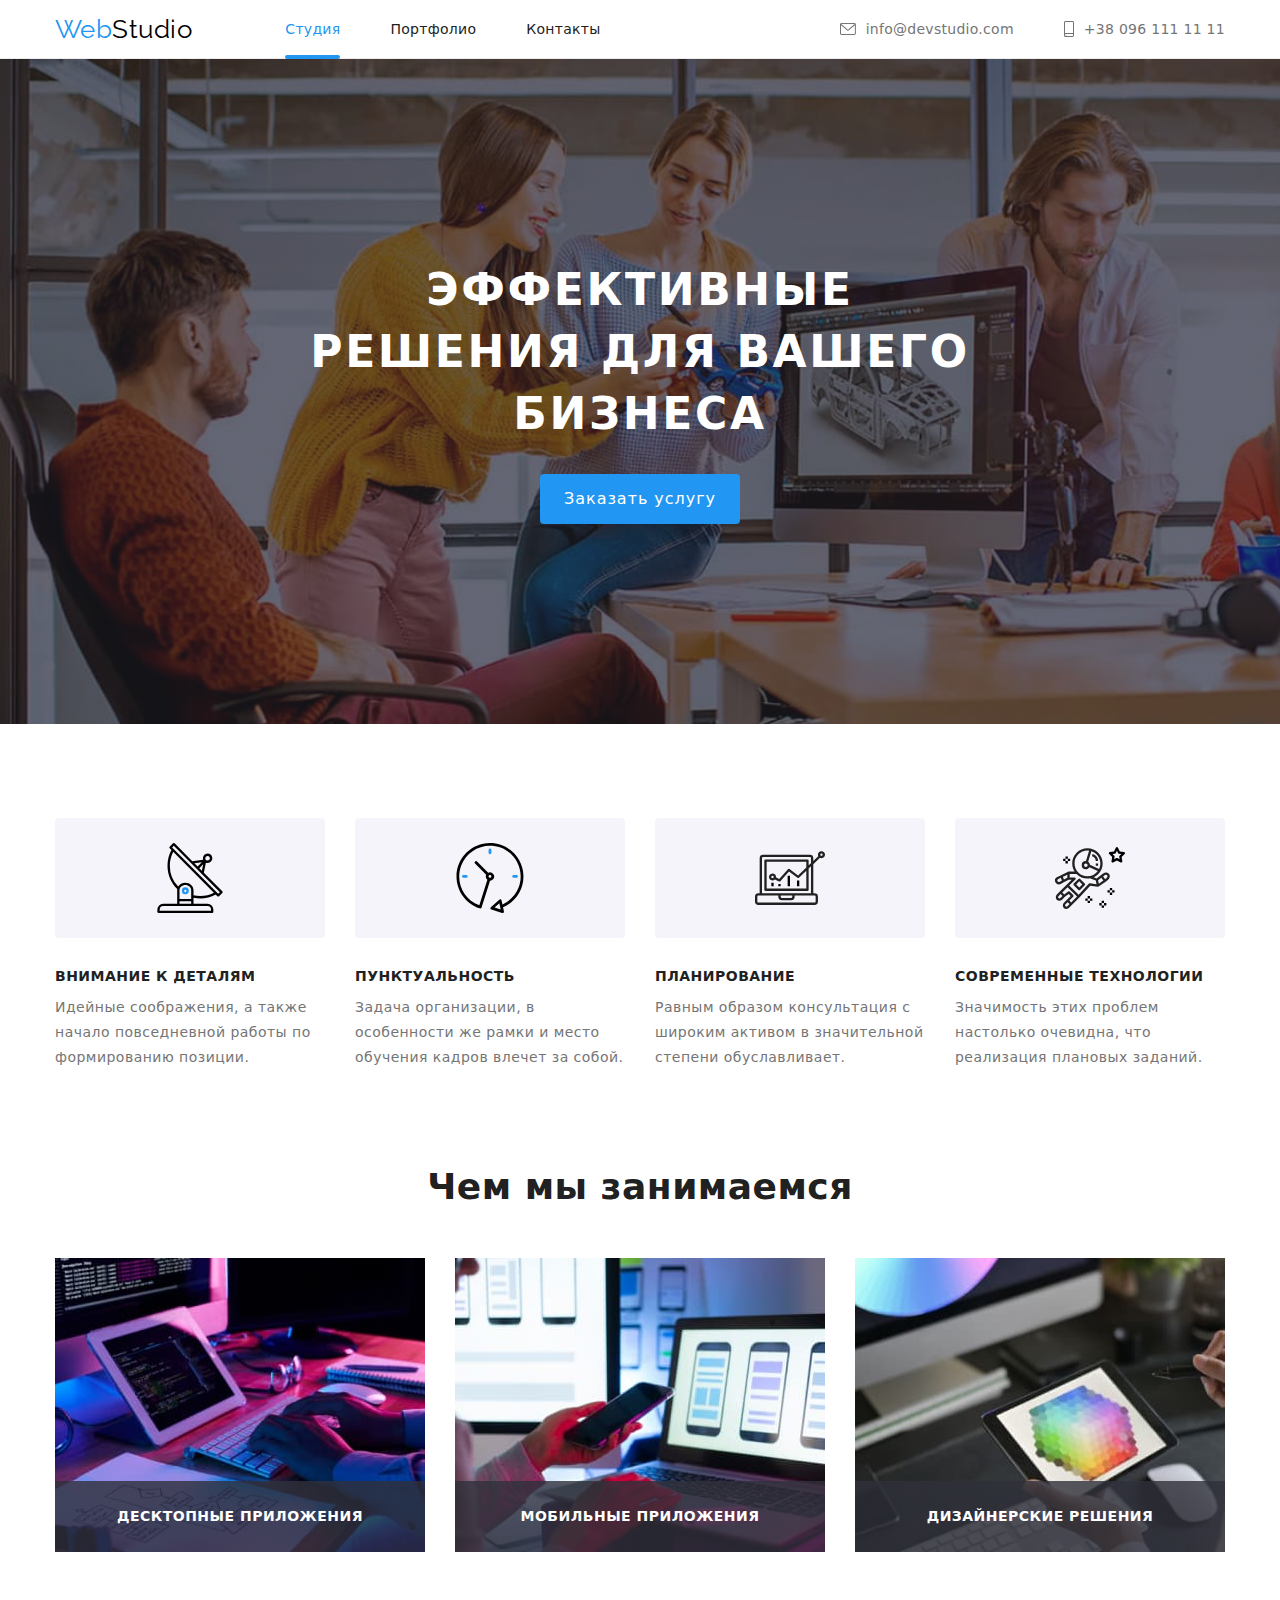
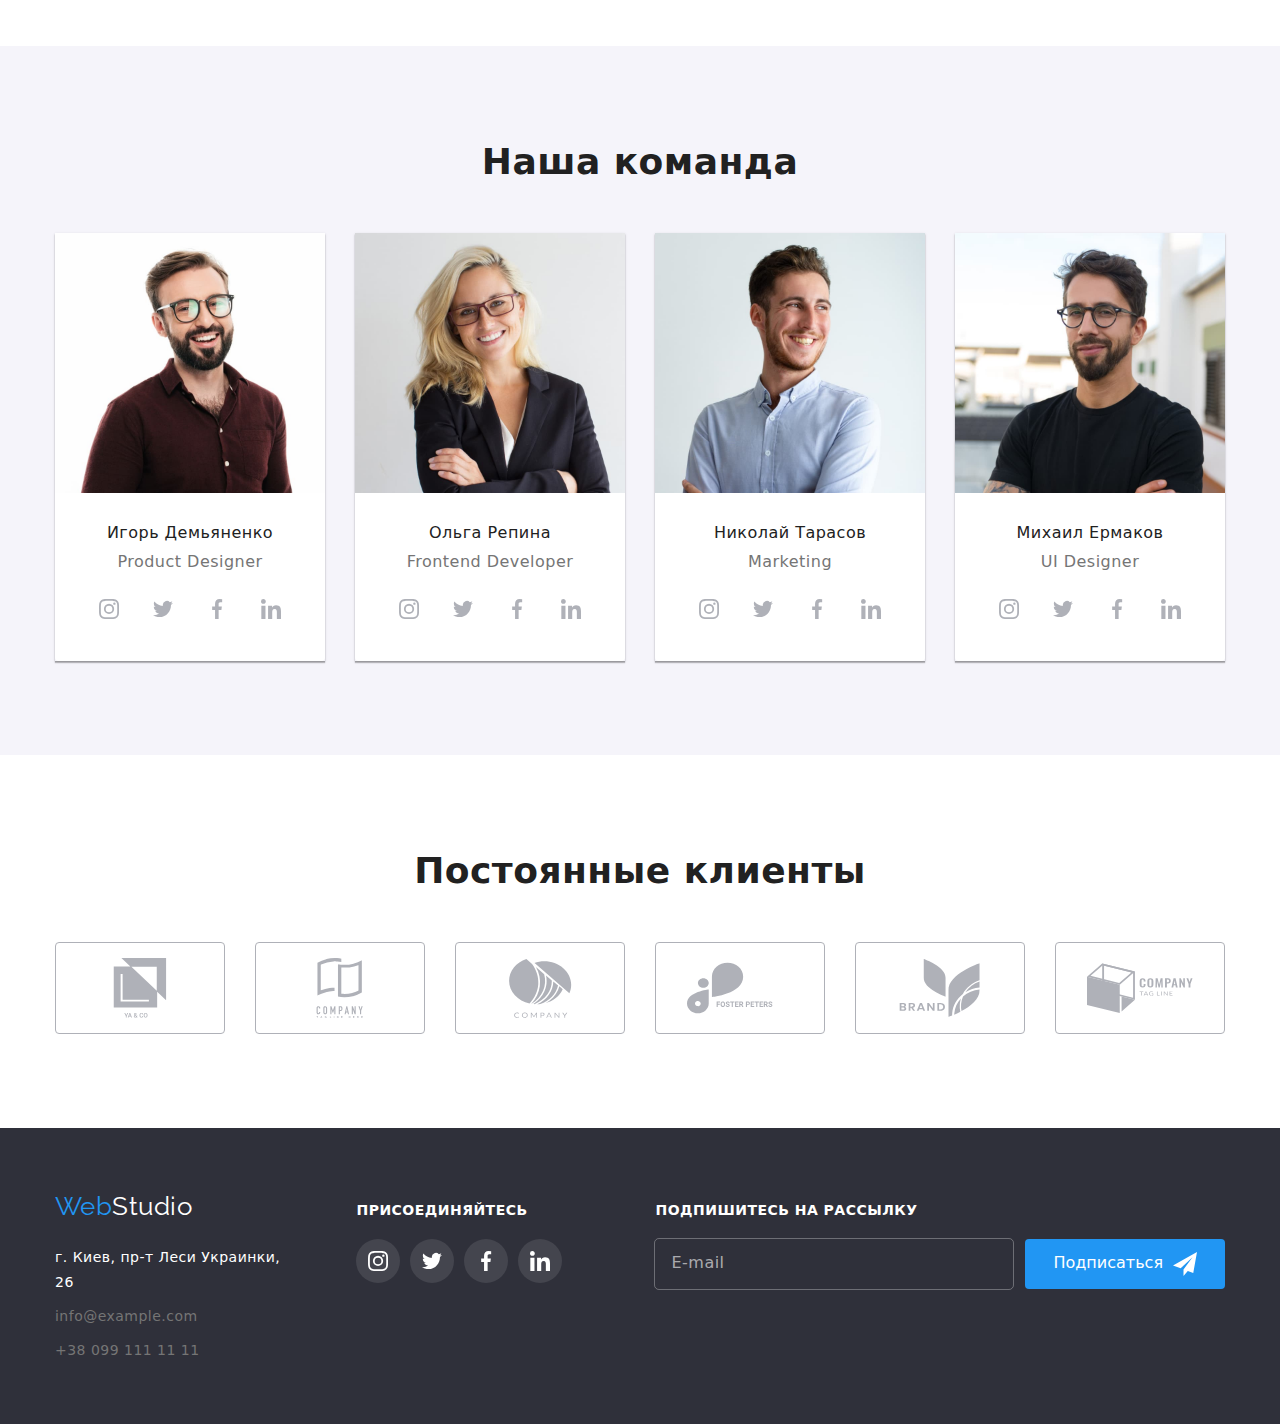
<file: index.html>
<!DOCTYPE html>
<html lang="ru">
  <head>
    <meta charset="UTF-8" />
    <meta http-equiv="X-UA-Compatible" content="IE=edge" />
    <meta name="viewport" content="width=device-width, initial-scale=1.0" />
    <link
      href="https://fonts.googleapis.com/css2?family=Raleway:wght@700&family=Roboto:wght@400;500;700;900&display=swap"
      rel="stylesheet"
    />
    <link rel="stylesheet" href="./css/main.min.css" />
    <title>Document</title>
  </head>
  <body>
    <!-- header -->
    <header class="header">
      <div class="container header__container">
        <nav class="navbar">
          <a href="./index.html" class="logo"
            ><span class="logo__left-part">Web</span>Studio</a
          >
          <ul class="nav">
            <li class="nav__item">
              <a href="#" class="nav__link nav__link--current">Студия</a>
            </li>
            <li class="nav__item">
              <a href="./portfolio.html" class="nav__link">Портфолио</a>
            </li>
            <li class="nav__item">
              <a href="#" class="nav__link">Контакты</a>
            </li>
          </ul>
        </nav>
        <ul class="contacts">
          <li class="contacts__item">
            <a class="contacts__link" href="mailto:info@devstudio.com">
              <svg class="contacts__icon" width="16" height="12">
                <use href="./images/sprite.svg#icon-envelope"></use></svg
              >info@devstudio.com
            </a>
          </li>
          <li class="contacts__item">
            <a href="tel:+380961111111" class="contacts__link">
              <svg class="contacts__icon" width="10" height="16">
                <use href="./images/sprite.svg#icon-smartphone"></use>
              </svg>
              +38 096 111 11 11
            </a>
          </li>
        </ul>
      </div>
    </header>
    <!-- main content -->
    <main>
      <!-- hero section -->
      <section class="hero">
        <div class="container">
          <h1 class="hero__title">Эффективные решения для вашего бизнеса</h1>
          <button type="button" class="hero__button" data-modal-open>
            Заказать услугу
          </button>
        </div>
      </section>
      <!-- benefits section -->
      <section class="section">
        <div class="container">
          <h2 class="visually-hidden">Наши преимущества</h2>
          <ul class="benefits">
            <li class="benefits__item">
              <div class="benefits__thumb">
                <svg width="70" height="70">
                  <use href="./images/sprite.svg#icon-antenna"></use>
                </svg>
              </div>
              <h3 class="benefits__title">Внимание к деталям</h3>
              <p class="benefits__text">
                Идейные соображения, а также начало повседневной работы по
                формированию позиции.
              </p>
            </li>
            <li class="benefits__item">
              <div class="benefits__thumb">
                <svg width="70" height="70">
                  <use href="./images/sprite.svg#icon-clock"></use>
                </svg>
              </div>
              <h3 class="benefits__title">Пунктуальность</h3>
              <p class="benefits__text">
                Задача организации, в особенности же рамки и место обучения
                кадров влечет за собой.
              </p>
            </li>

            <li class="benefits__item">
              <div class="benefits__thumb">
                <svg width="70" height="70">
                  <use href="./images/sprite.svg#icon-diagram"></use>
                </svg>
              </div>
              <h3 class="benefits__title">Планирование</h3>
              <p class="benefits__text">
                Равным образом консультация с широким активом в значительной
                степени обуславливает.
              </p>
            </li>

            <li class="benefits__item">
              <div class="benefits__thumb">
                <svg width="70" height="70">
                  <use href="./images/sprite.svg#icon-astronaut"></use>
                </svg>
              </div>
              <h3 class="benefits__title">Современные технологии</h3>
              <p class="benefits__text">
                Значимость этих проблем настолько очевидна, что реализация
                плановых заданий.
              </p>
            </li>
          </ul>
        </div>
      </section>
      <!-- our services section -->
      <section class="section section--no_padding_top">
        <div class="container">
          <h2 class="section__title">Чем мы занимаемся</h2>
          <ul class="about">
            <li class="about__item">
              <img
                src="./images/services1.jpg"
                alt="настольный компьютер"
                width="370"
              />
              <p class="about__label">десктопные приложения</p>
            </li>
            <li class="about__item">
              <img src="./images/services2.jpg" alt="смартфон" width="370" />
              <p class="about__label">мобильные приложения</p>
            </li>
            <li class="about__item">
              <img src="./images/services3.jpg" alt="планшет" width="370" />
              <p class="about__label">дизайнерские решения</p>
            </li>
          </ul>
        </div>
      </section>
      <!-- our team section -->
      <section class="section section--other_background">
        <div class="container">
          <h2 class="section__title">Наша команда</h2>
          <ul class="team">
            <li class="team__item">
              <img
                src="./images/worker1.jpg"
                alt="Игорь Демьяненко"
                width="270"
              />
              <div class="team__info">
                <h3 class="team__title">Игорь Демьяненко</h3>
                <p class="team__text">Product Designer</p>
                <ul class="socials">
                  <li class="socials__item">
                    <a href="#" class="socials__link"
                      ><svg class="socials__icon" width="20" height="20">
                        <use
                          href="./images/sprite.svg#icon-instagram"
                        ></use></svg
                    ></a>
                  </li>
                  <li class="socials__item">
                    <a href="#" class="socials__link"
                      ><svg class="socials__icon" width="20" height="20">
                        <use href="./images/sprite.svg#icon-twitter"></use></svg
                    ></a>
                  </li>
                  <li class="socials__item">
                    <a href="#" class="socials__link"
                      ><svg class="socials__icon" width="20" height="20">
                        <use
                          href="./images/sprite.svg#icon-facebook"
                        ></use></svg
                    ></a>
                  </li>
                  <li class="socials__item">
                    <a href="#" class="socials__link"
                      ><svg class="socials__icon" width="20" height="20">
                        <use
                          href="./images/sprite.svg#icon-linkedin"
                        ></use></svg
                    ></a>
                  </li>
                </ul>
              </div>
            </li>
            <li class="team__item">
              <img src="./images/worker2.jpg" alt="Ольга Репина" width="270" />
              <div class="team__info">
                <h3 class="team__title">Ольга Репина</h3>
                <p class="team__text">Frontend Developer</p>
                <ul class="socials">
                  <li class="socials__item">
                    <a href="#" class="socials__link"
                      ><svg class="socials__icon" width="20" height="20">
                        <use
                          href="./images/sprite.svg#icon-instagram"
                        ></use></svg
                    ></a>
                  </li>
                  <li class="socials__item">
                    <a href="#" class="socials__link"
                      ><svg class="socials__icon" width="20" height="20">
                        <use href="./images/sprite.svg#icon-twitter"></use></svg
                    ></a>
                  </li>
                  <li class="socials__item">
                    <a href="#" class="socials__link"
                      ><svg class="socials__icon" width="20" height="20">
                        <use
                          href="./images/sprite.svg#icon-facebook"
                        ></use></svg
                    ></a>
                  </li>
                  <li class="socials__item">
                    <a href="#" class="socials__link"
                      ><svg class="socials__icon" width="20" height="20">
                        <use
                          href="./images/sprite.svg#icon-linkedin"
                        ></use></svg
                    ></a>
                  </li>
                </ul>
              </div>
            </li>
            <li class="team__item">
              <img
                src="./images/worker3.jpg"
                alt="Николай Тарасов"
                width="270"
              />
              <div class="team__info">
                <h3 class="team__title">Николай Тарасов</h3>
                <p class="team__text">Marketing</p>
                <ul class="socials">
                  <li class="socials__item">
                    <a href="#" class="socials__link"
                      ><svg class="socials__icon" width="20" height="20">
                        <use
                          href="./images/sprite.svg#icon-instagram"
                        ></use></svg
                    ></a>
                  </li>
                  <li class="socials__item">
                    <a href="#" class="socials__link"
                      ><svg class="socials__icon" width="20" height="20">
                        <use href="./images/sprite.svg#icon-twitter"></use></svg
                    ></a>
                  </li>
                  <li class="socials__item">
                    <a href="#" class="socials__link"
                      ><svg class="socials__icon" width="20" height="20">
                        <use
                          href="./images/sprite.svg#icon-facebook"
                        ></use></svg
                    ></a>
                  </li>
                  <li class="socials__item">
                    <a href="#" class="socials__link"
                      ><svg class="socials__icon" width="20" height="20">
                        <use
                          href="./images/sprite.svg#icon-linkedin"
                        ></use></svg
                    ></a>
                  </li>
                </ul>
              </div>
            </li>
            <li class="team__item">
              <img
                src="./images/worker4.jpg"
                alt="Михаил Ермаков"
                width="270"
              />
              <div class="team__info">
                <h3 class="team__title">Михаил Ермаков</h3>
                <p class="team__text">UI Designer</p>
                <ul class="socials">
                  <li class="socials__item">
                    <a href="#" class="socials__link"
                      ><svg class="socials__icon" width="20" height="20">
                        <use
                          href="./images/sprite.svg#icon-instagram"
                        ></use></svg
                    ></a>
                  </li>
                  <li class="socials__item">
                    <a href="#" class="socials__link"
                      ><svg class="socials__icon" width="20" height="20">
                        <use href="./images/sprite.svg#icon-twitter"></use></svg
                    ></a>
                  </li>
                  <li class="socials__item">
                    <a href="#" class="socials__link"
                      ><svg class="socials__icon" width="20" height="20">
                        <use
                          href="./images/sprite.svg#icon-facebook"
                        ></use></svg
                    ></a>
                  </li>
                  <li class="socials__item">
                    <a href="#" class="socials__link"
                      ><svg class="socials__icon" width="20" height="20">
                        <use
                          href="./images/sprite.svg#icon-linkedin"
                        ></use></svg
                    ></a>
                  </li>
                </ul>
              </div>
            </li>
          </ul>
        </div>
      </section>
      <!-- our clients block -->
      <section class="section">
        <div class="container">
          <h2 class="section__title">Постоянные клиенты</h2>
          <ul class="clients">
            <li class="clients__item">
              <a href="" class="clients__link">
                <svg class="clients__icon" width="106" height="60">
                  <use href="./images/sprite.svg#icon-yaco"></use>
                </svg>
              </a>
            </li>
            <li class="clients__item">
              <a href="" class="clients__link">
                <svg class="clients__icon" width="106" height="60">
                  <use href="./images/sprite.svg#icon-taglinehere"></use>
                </svg>
              </a>
            </li>
            <li class="clients__item">
              <a href="" class="clients__link">
                <svg class="clients__icon" width="106" height="60">
                  <use href="./images/sprite.svg#icon-company"></use>
                </svg>
              </a>
            </li>
            <li class="clients__item">
              <a href="" class="clients__link">
                <svg class="clients__icon" width="106" height="60">
                  <use href="./images/sprite.svg#icon-fosterpeters"></use>
                </svg>
              </a>
            </li>
            <li class="clients__item">
              <a href="" class="clients__link">
                <svg class="clients__icon" width="106" height="60">
                  <use href="./images/sprite.svg#icon-brand"></use>
                </svg>
              </a>
            </li>
            <li class="clients__item">
              <a href="" class="clients__link">
                <svg class="clients__icon" width="106" height="60">
                  <use href="./images/sprite.svg#icon-tagline"></use>
                </svg>
              </a>
            </li>
          </ul>
        </div>
      </section>
    </main>
    <!--                            footer                                     -->
    <footer class="footer">
      <div class="container container--footer">
        <div class="footer-left-part">
          <a href="./index.html" class="logo logo--footer"
            ><span class="logo__left-part">Web</span>Studio</a
          >
          <address class="address-box">
            <ul class="address">
              <li class="address__item">
                <a
                  href="https://www.google.com/maps/place/%D0%B1%D1%83%D0%BB.+%D0%9B%D0%B5%D1%81%D0%B8+%D0%A3%D0%BA%D1%80%D0%B0%D0%B8%D0%BD%D0%BA%D0%B8,+26,+%D0%9A%D0%B8%D0%B5%D0%B2,+02000/@50.4258015,30.5357143,17z/data=!4m5!3m4!1s0x40d4cf0e033ecbe9:0x57a4dffefec77da0!8m2!3d50.4265807!4d30.5383858"
                  class="address__link address__link--white"
                  >г. Киев, пр-т Леси Украинки, 26
                </a>
              </li>
              <li class="address__item">
                <a href="mailto:info@example.com" class="address__link"
                  >info@example.com</a
                >
              </li>
              <li class="address__item">
                <a href="tel:+380961111111" class="address__link"
                  >+38 099 111 11 11</a
                >
              </li>
            </ul>
          </address>
        </div>
        <!--                              footer socials block                                  -->
        <div class="footer-socials">
          <b class="footer-socials__title">присоединяйтесь</b>
          <ul class="socials">
            <li class="socials__item">
              <a href="#" class="socials__link socials__link--footer">
                <svg
                  width="20"
                  height="20"
                  class="socials__icon socials__icon--footer"
                >
                  <use href="./images/sprite.svg#icon-instagram"></use>
                </svg>
              </a>
            </li>
            <li class="socials__item">
              <a href="#" class="socials__link socials__link--footer">
                <svg
                  width="20"
                  height="20"
                  class="socials__icon socials__icon--footer"
                >
                  <use href="./images/sprite.svg#icon-twitter"></use>
                </svg>
              </a>
            </li>
            <li class="socials__item">
              <a href="#" class="socials__link socials__link--footer">
                <svg
                  width="20"
                  height="20"
                  class="socials__icon socials__icon--footer"
                >
                  <use href="./images/sprite.svg#icon-facebook"></use>
                </svg>
              </a>
            </li>
            <li class="socials__item">
              <a href="#" class="socials__link socials__link--footer">
                <svg
                  width="20"
                  height="20"
                  class="socials__icon socials__icon--footer"
                >
                  <use href="./images/sprite.svg#icon-linkedin"></use>
                </svg>
              </a>
            </li>
          </ul>
        </div>
        <!-- footer mailing box -->
        <div class="mailing">
          <b class="mailing__title">подпишитесь на рассылку</b>
          <form class="mailing__form">
            <input
              type="email"
              name="customers-email"
              id="mailing-address"
              class="mailing__input"
              placeholder=" "
            />
            <label for="mailing__address" class="mailing__label">E-mail</label>
            <button type="submit" class="submit-btn">
              Подписаться
              <svg width="24" height="24" class="submit-btn__icon">
                <use href="./images/sprite.svg#icon-paperplane"></use>
              </svg>
            </button>
          </form>
        </div>
      </div>
    </footer>
    <!--          modal window markup          -->
    <div class="modal-backdrop modal-backdrop--is-hidden" data-modal>
      <div class="modal">
        <button type="button" class="close-btn" data-modal-close>&#xd7;</button>
        <b class="modal__title">Оставьте свои данные, мы вам перезвоним</b>
        <form>
          <label class="form">
            Имя
            <input type="text" class="form__input" name="name" />
            <svg class="form__icon" width="13px" height="13px">
              <use href="./images/sprite.svg#icon-human"></use>
            </svg>
          </label>
          <label class="form">
            Телефон
            <input type="tel" class="form__input" name="phone-number" />
            <svg class="form__icon" width="13px" height="13px">
              <use href="./images/sprite.svg#icon-handset"></use>
            </svg>
          </label>
          <label class="form">
            Почта
            <input type="email" class="form__input" name="email-address" />
            <svg class="form__icon" width="13px" height="13px">
              <use href="./images/sprite.svg#icon-mail"></use>
            </svg>
          </label>
          <label class="form form--textarea">
            Комментарий
            <textarea
              name="comment"
              class="form__comment"
              placeholder="Введите текст"
            ></textarea>
          </label>
          <label for="policy-input" class="policy">
            <input
              type="checkbox"
              name="policy-checkbox"
              id="policy-input"
              class="policy__input"
            />
            <span class="policy__checkbox"></span>
            Соглашаюсь с рассылкой и принимаю &nbsp;
            <a href="#" class="policy__link">Условия договора</a>
          </label>
          <button type="submit" class="submit-btn submit-btn--modal">
            Отправить
          </button>
        </form>
      </div>
    </div>
    <script src="./js/modal.js"></script>
  </body>
</html>
</file>
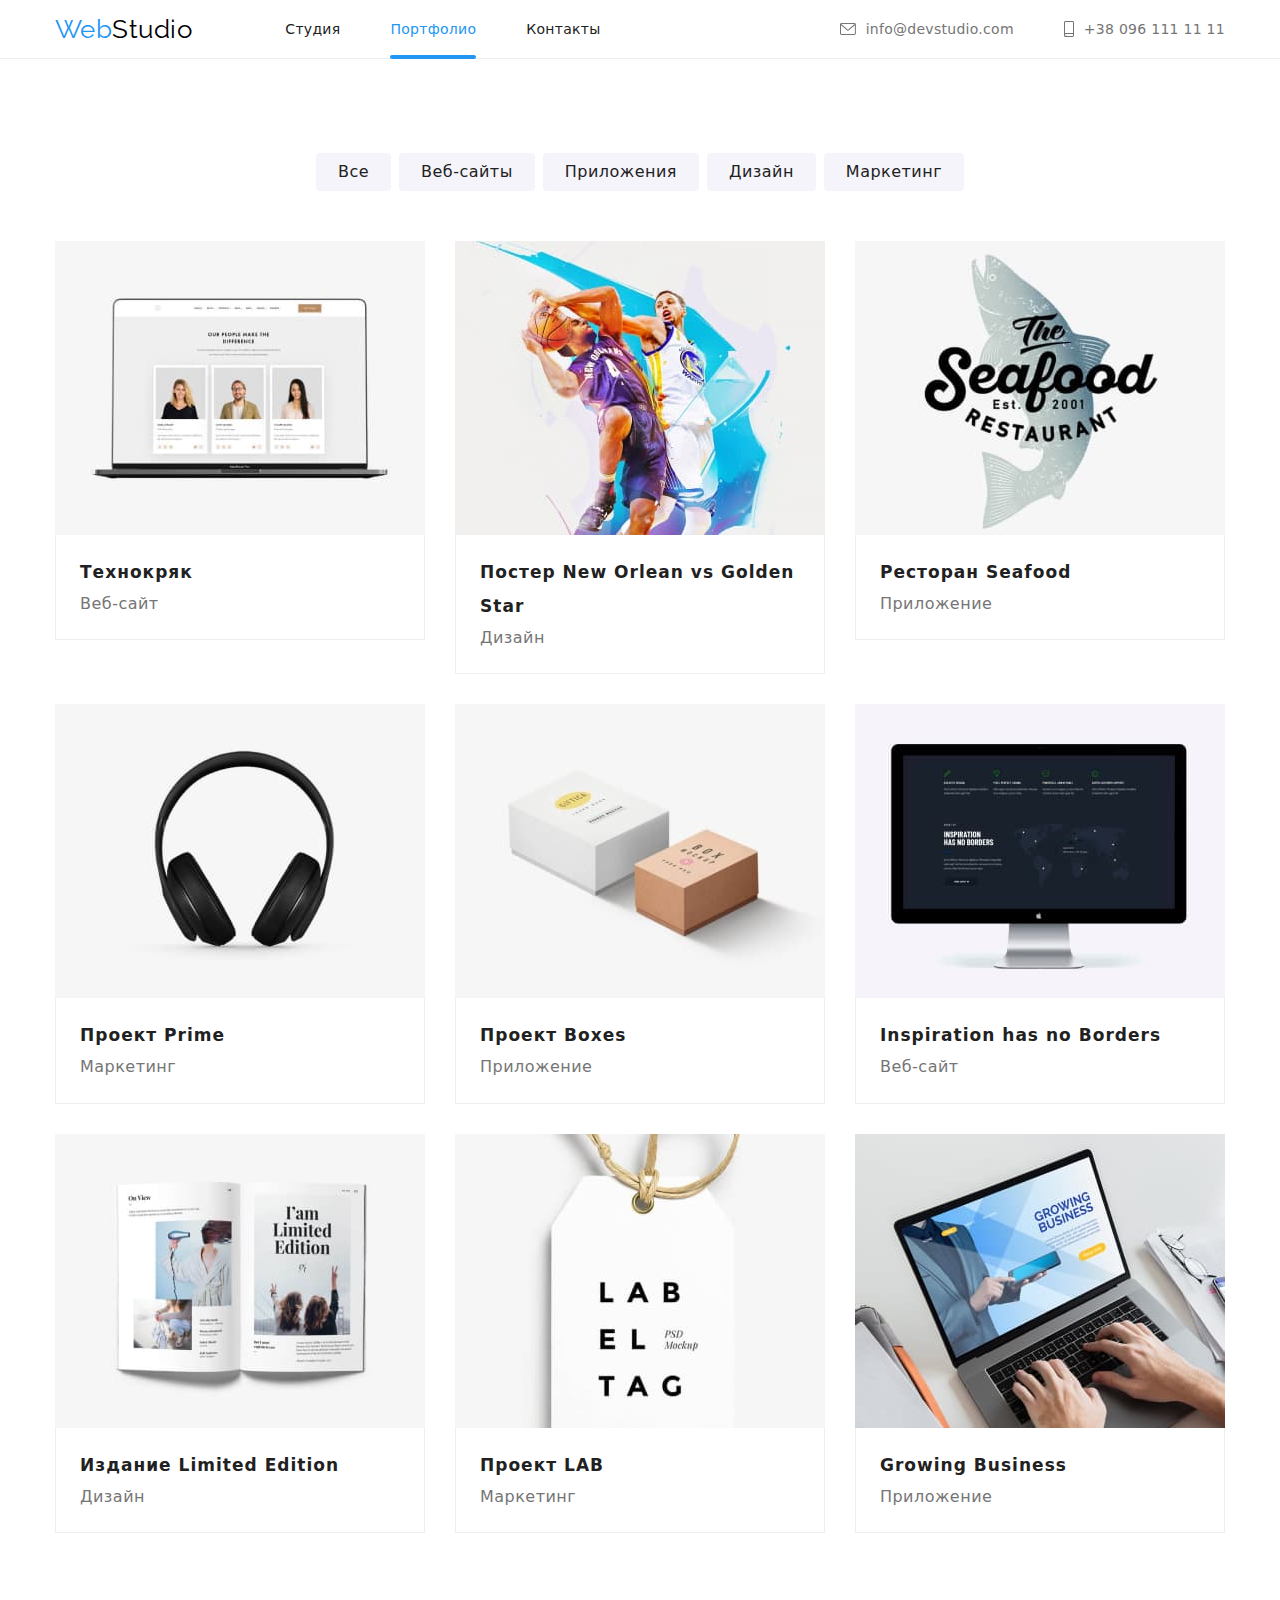
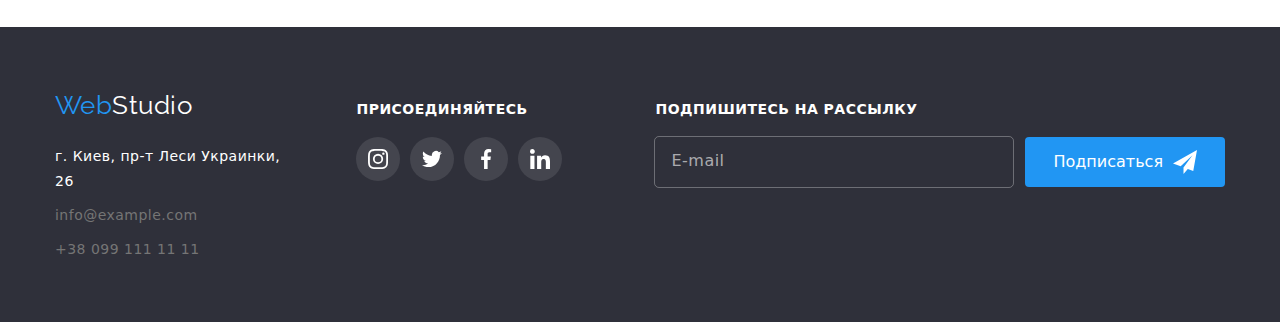
<file: portfolio.html>
<!DOCTYPE html>
<html lang="en">
  <head>
    <meta charset="UTF-8" />
    <meta http-equiv="X-UA-Compatible" content="IE=edge" />
    <meta name="viewport" content="width=device-width, initial-scale=1.0" />
    <title>Document</title>
    <link
      href="https://fonts.googleapis.com/css2?family=Raleway:wght@700&family=Roboto:wght@400;500;700;900&display=swap"
      rel="stylesheet"
    />
    <link rel="stylesheet" href="./css/main.min.css" />
  </head>
  <body>
    <!-- header -->
    <header class="header">
      <div class="container header__container">
        <nav class="navbar">
          <a href="./index.html" class="logo"
            ><span class="logo__left-part">Web</span>Studio</a
          >
          <ul class="nav">
            <li class="nav__item">
              <a href="./index.html" class="nav__link">Студия</a>
            </li>
            <li class="nav__item">
              <a href="#" class="nav__link nav__link--current">Портфолио</a>
            </li>
            <li class="nav__item">
              <a href="#" class="nav__link">Контакты</a>
            </li>
          </ul>
        </nav>
        <ul class="contacts">
          <li class="contacts__item">
            <a class="contacts__link" href="mailto:info@devstudio.com">
              <svg class="contacts__icon" width="16" height="12">
                <use href="./images/sprite.svg#icon-envelope"></use></svg
              >info@devstudio.com
            </a>
          </li>
          <li class="contacts__item">
            <a href="tel:+380961111111" class="contacts__link">
              <svg class="contacts__icon" width="10" height="16">
                <use href="./images/sprite.svg#icon-smartphone"></use>
              </svg>
              +38 096 111 11 11
            </a>
          </li>
        </ul>
      </div>
    </header>
    <!-- main content -->
    <main>
      <section class="section">
        <div class="container">
          <h1 class="visually-hidden">Портфолио</h1>
          <!-- filter buttons -->
          <ul class="filter">
            <li class="filter__item">
              <button type="button" class="filter__button">Все</button>
            </li>
            <li class="filter__item">
              <button type="button" class="filter__button">Веб-сайты</button>
            </li>
            <li class="filter__item">
              <button type="button" class="filter__button">Приложения</button>
            </li>
            <li class="filter__item">
              <button type="button" class="filter__button">Дизайн</button>
            </li>
            <li class="filter__item">
              <button type="button" class="filter__button">Маркетинг</button>
            </li>
          </ul>
          <!-- projects filter grid -->
          <ul class="card-set">
            <li class="card-set__item">
              <article class="product">
                <a href="#" class="product__link">
                  <div class="product__thumb">
                    <img src="./images/portfolio-img-1.jpg" alt="Ноутбук" />
                    <div class="product__overlay">
                      <p class="product__text">
                        Технокряк это современная площадка распространения
                        коронавируса. Компании используют эту платформу для
                        цифрового шпионажа и атак на защищённые сервера
                        конкурентов.
                      </p>
                    </div>
                  </div>
                  <div class="product__content">
                    <h2 class="product__title">Технокряк</h2>
                    <p class="product__description">Веб-сайт</p>
                  </div>
                </a>
              </article>
            </li>
            <li class="card-set__item">
              <article class="product">
                <a href="#" class="product__link">
                  <div class="product__thumb">
                    <img
                      src="./images/portfolio-img-2.jpg"
                      alt="Два баскетболиста"
                    />
                    <div class="product__overlay">
                      <p class="product__text">
                        Технокряк это современная площадка распространения
                        коронавируса. Компании используют эту платформу для
                        цифрового шпионажа и атак на защищённые сервера
                        конкурентов.
                      </p>
                    </div>
                  </div>
                  <div class="product__content">
                    <h2 class="product__title">
                      Постер New Orlean vs Golden Star
                    </h2>
                    <p class="product__description">Дизайн</p>
                  </div>
                </a>
              </article>
            </li>
            <li class="card-set__item">
              <article class="product">
                <a href="#" class="product__link">
                  <div class="product__thumb">
                    <img
                      src="./images/portfolio-img-3.jpg"
                      alt="Логотип ресторана морской кухни"
                    />
                    <div class="product__overlay">
                      <p class="product__text">
                        Технокряк это современная площадка распространения
                        коронавируса. Компании используют эту платформу для
                        цифрового шпионажа и атак на защищённые сервера
                        конкурентов.
                      </p>
                    </div>
                  </div>
                  <div class="product__content">
                    <h2 class="product__title">Ресторан Seafood</h2>
                    <p class="product__description">Приложение</p>
                  </div>
                </a>
              </article>
            </li>
            <li class="card-set__item">
              <article class="product">
                <a href="#" class="product__link">
                  <div class="product__thumb">
                    <img src="./images/portfolio-img-4.jpg" alt="Наушники" />
                    <div class="product__overlay">
                      <p class="product__text">
                        Технокряк это современная площадка распространения
                        коронавируса. Компании используют эту платформу для
                        цифрового шпионажа и атак на защищённые сервера
                        конкурентов.
                      </p>
                    </div>
                  </div>
                  <div class="product__content">
                    <h2 class="product__title">Проект Prime</h2>
                    <p class="product__description">Маркетинг</p>
                  </div>
                </a>
              </article>
            </li>
            <li class="card-set__item">
              <article class="product">
                <a href="#" class="product__link">
                  <div class="product__thumb">
                    <img src="./images/portfolio-img-5.jpg" alt="Две коробки" />
                    <div class="product__overlay">
                      <p class="product__text">
                        Технокряк это современная площадка распространения
                        коронавируса. Компании используют эту платформу для
                        цифрового шпионажа и атак на защищённые сервера
                        конкурентов.
                      </p>
                    </div>
                  </div>
                  <div class="product__content">
                    <h2 class="product__title">Проект Boxes</h2>
                    <p class="product__description">Приложение</p>
                  </div>
                </a>
              </article>
            </li>
            <li class="card-set__item">
              <article class="product">
                <a href="#" class="product__link">
                  <div class="product__thumb">
                    <img src="./images/portfolio-img-6.jpg" alt="Ай мак" />
                    <div class="product__overlay">
                      <p class="product__text">
                        Технокряк это современная площадка распространения
                        коронавируса. Компании используют эту платформу для
                        цифрового шпионажа и атак на защищённые сервера
                        конкурентов.
                      </p>
                    </div>
                  </div>
                  <div class="product__content">
                    <h2 class="product__title">Inspiration has no Borders</h2>
                    <p class="product__description">Веб-сайт</p>
                  </div>
                </a>
              </article>
            </li>
            <li class="card-set__item">
              <article class="product">
                <a href="#" class="product__link">
                  <div class="product__thumb">
                    <img src="./images/portfolio-img-7.jpg" alt="Книга " />
                    <div class="product__overlay">
                      <p class="product__text">
                        Технокряк это современная площадка распространения
                        коронавируса. Компании используют эту платформу для
                        цифрового шпионажа и атак на защищённые сервера
                        конкурентов.
                      </p>
                    </div>
                  </div>
                  <div class="product__content">
                    <h2 class="product__title">Издание Limited Edition</h2>
                    <p class="product__description">Дизайн</p>
                  </div>
                </a>
              </article>
            </li>
            <li class="card-set__item">
              <article class="product">
                <a href="#" class="product__link">
                  <div class="product__thumb">
                    <img src="./images/portfolio-img-8.jpg" alt="Бирка" />
                    <div class="product__overlay">
                      <p class="product__text">
                        Технокряк это современная площадка распространения
                        коронавируса. Компании используют эту платформу для
                        цифрового шпионажа и атак на защищённые сервера
                        конкурентов.
                      </p>
                    </div>
                  </div>
                  <div class="product__content">
                    <h2 class="product__title">Проект LAB</h2>
                    <p class="product__description">Маркетинг</p>
                  </div>
                </a>
              </article>
            </li>
            <li class="card-set__item">
              <article class="product">
                <a href="#" class="product__link">
                  <div class="product__thumb">
                    <img src="./images/portfolio-img-9.jpg" alt="Ноутбук" />
                    <div class="product__overlay">
                      <p class="product__text">
                        Технокряк это современная площадка распространения
                        коронавируса. Компании используют эту платформу для
                        цифрового шпионажа и атак на защищённые сервера
                        конкурентов.
                      </p>
                    </div>
                  </div>
                  <div class="product__content">
                    <h2 class="product__title">Growing Business</h2>
                    <p class="product__description">Приложение</p>
                  </div>
                </a>
              </article>
            </li>
          </ul>
        </div>
      </section>
    </main>
    <!-- footer -->
    <footer class="footer">
      <div class="container container--footer">
        <div class="footer-left-part">
          <a href="./index.html" class="logo logo--footer"
            ><span class="logo__left-part">Web</span>Studio</a
          >
          <address class="address-box">
            <ul class="address">
              <li class="address__item">
                <a
                  href="https://www.google.com/maps/place/%D0%B1%D1%83%D0%BB.+%D0%9B%D0%B5%D1%81%D0%B8+%D0%A3%D0%BA%D1%80%D0%B0%D0%B8%D0%BD%D0%BA%D0%B8,+26,+%D0%9A%D0%B8%D0%B5%D0%B2,+02000/@50.4258015,30.5357143,17z/data=!4m5!3m4!1s0x40d4cf0e033ecbe9:0x57a4dffefec77da0!8m2!3d50.4265807!4d30.5383858"
                  class="address__link address__link--white"
                  >г. Киев, пр-т Леси Украинки, 26
                </a>
              </li>
              <li class="address__item">
                <a href="mailto:info@example.com" class="address__link"
                  >info@example.com</a
                >
              </li>
              <li class="address__item">
                <a href="tel:+380961111111" class="address__link"
                  >+38 099 111 11 11</a
                >
              </li>
            </ul>
          </address>
        </div>
        <!--                              footer socials block                                  -->
        <div class="footer-socials">
          <b class="footer-socials__title">присоединяйтесь</b>
          <ul class="socials">
            <li class="socials__item">
              <a href="#" class="socials__link socials__link--footer">
                <svg
                  width="20"
                  height="20"
                  class="socials__icon socials__icon--footer"
                >
                  <use href="./images/sprite.svg#icon-instagram"></use>
                </svg>
              </a>
            </li>
            <li class="socials__item">
              <a href="#" class="socials__link socials__link--footer">
                <svg
                  width="20"
                  height="20"
                  class="socials__icon socials__icon--footer"
                >
                  <use href="./images/sprite.svg#icon-twitter"></use>
                </svg>
              </a>
            </li>
            <li class="socials__item">
              <a href="#" class="socials__link socials__link--footer">
                <svg
                  width="20"
                  height="20"
                  class="socials__icon socials__icon--footer"
                >
                  <use href="./images/sprite.svg#icon-facebook"></use>
                </svg>
              </a>
            </li>
            <li class="socials__item">
              <a href="#" class="socials__link socials__link--footer">
                <svg
                  width="20"
                  height="20"
                  class="socials__icon socials__icon--footer"
                >
                  <use href="./images/sprite.svg#icon-linkedin"></use>
                </svg>
              </a>
            </li>
          </ul>
        </div>
        <!-- footer mailing box -->
        <div class="mailing">
          <b class="mailing__title">подпишитесь на рассылку</b>
          <form class="mailing__form">
            <input
              type="email"
              name="customers-email"
              id="mailing-address"
              class="mailing__input"
              placeholder=" "
            />
            <label for="mailing__address" class="mailing__label">E-mail</label>
            <button type="submit" class="submit-btn">
              Подписаться
              <svg width="24" height="24" class="submit-btn__icon">
                <use href="./images/sprite.svg#icon-paperplane"></use>
              </svg>
            </button>
          </form>
        </div>
      </div>
    </footer>
  </body>
</html>
</file>
<file: css/main.min.css>
h1,h2,h3,h4,h5,h5,p{margin:0}ul{margin:0;padding:0;list-style:none}body{font-family:"Roboto", "Arial", sans-serif;color:var(--main-text-color);letter-spacing:0.03em}img{display:block;height:auto;max-width:100%}.container{width:1200px;margin:0 auto;padding:0 15px}.container--footer{display:-webkit-box;display:-webkit-flex;display:-ms-flexbox;display:flex;-webkit-box-align:baseline;-webkit-align-items:baseline;-ms-flex-align:baseline;align-items:baseline}.section{padding-top:94px;padding-bottom:94px}.section--no_padding_top{padding-top:0}.section--other_background{background-color:var(--light-background-color)}.section__title{margin-bottom:50px;color:var(--title-color);font-size:36px;font-weight:700;line-height:1.2;text-align:center}.visually-hidden{position:absolute;clip:rect(0 0 0 0);width:1px;height:1px;margin:-1px}/*! modern-normalize v1.1.0 | MIT License | https://github.com/sindresorhus/modern-normalize */*,::before,::after{-webkit-box-sizing:border-box;box-sizing:border-box}html{line-height:1.15;-webkit-text-size-adjust:100%;-moz-tab-size:4;-o-tab-size:4;tab-size:4}body{margin:0;font-family:system-ui,-apple-system,"Segoe UI",Roboto,Helvetica,Arial,sans-serif,"Apple Color Emoji","Segoe UI Emoji"}hr{height:0;color:inherit}abbr[title]{-webkit-text-decoration:underline dotted;text-decoration:underline dotted}b,strong{font-weight:bolder}code,kbd,samp,pre{font-family:ui-monospace, SFMono-Regular, Consolas, "Liberation Mono", Menlo, monospace;font-size:1em}small{font-size:80%}sub,sup{font-size:75%;line-height:0;position:relative;vertical-align:baseline}sub{bottom:-0.25em}sup{top:-0.5em}table{text-indent:0;border-color:inherit}button,input,optgroup,select,textarea{font-family:inherit;font-size:100%;line-height:1.15;margin:0}button,select{text-transform:none}button,[type="button"],[type="reset"],[type="submit"]{-webkit-appearance:button}::-moz-focus-inner{border-style:none;padding:0}:-moz-focusring{outline:1px dotted ButtonText}:-moz-ui-invalid{box-shadow:none}legend{padding:0}progress{vertical-align:baseline}::-webkit-inner-spin-button,::-webkit-outer-spin-button{height:auto}[type="search"]{-webkit-appearance:textfield;outline-offset:-2px}::-webkit-search-decoration{-webkit-appearance:none}::-webkit-file-upload-button{-webkit-appearance:button;font:inherit}summary{display:list-item}:root{--title-color: #212121;--brand-color: #2196f3;--focused-brand-color: #188ce8;--main-text-color: #757575;--main-white-color: #ffffff;--address-link-color: rgba(255, 255, 255, 0.6);--solid-black-color: #000000;--secondary-background-color: #2f303a;--light-background-color: #f5f4fa;--header-underline-color: #ececec;--card-border-color: #eeeeee;--card-set-gap: 30px;--grey-icon-color: #afb1b8;--footer-socials-bgc: rgba(255, 255, 255, 0.1);--timing-function: cubic-bezier(0.4, 0, 0.2, 1)}.socials{display:-webkit-box;display:-webkit-flex;display:-ms-flexbox;display:flex;-webkit-box-pack:center;-webkit-justify-content:center;-ms-flex-pack:center;justify-content:center;-webkit-box-align:center;-webkit-align-items:center;-ms-flex-align:center;align-items:center}.socials__item{width:44px;height:44px}.socials__item:not(:last-child){margin-right:10px}.socials__link{display:-webkit-box;display:-webkit-flex;display:-ms-flexbox;display:flex;width:100%;height:100%;-webkit-box-pack:center;-webkit-justify-content:center;-ms-flex-pack:center;justify-content:center;-webkit-box-align:center;-webkit-align-items:center;-ms-flex-align:center;align-items:center;-webkit-border-radius:50%;border-radius:50%;-webkit-transition-property:background-color;-o-transition-property:background-color;transition-property:background-color;-webkit-transition-duration:0.25s;-o-transition-duration:0.25s;transition-duration:0.25s;-webkit-transition-timing-function:var(--timing-function);-o-transition-timing-function:var(--timing-function);transition-timing-function:var(--timing-function)}.socials__link:hover,.socials__link:focus{background-color:var(--brand-color)}.socials__link--footer{background-color:var(--footer-socials-bgc)}.socials__icon{fill:var(--grey-icon-color);-webkit-transition-property:fill;-o-transition-property:fill;transition-property:fill;-webkit-transition-duration:0.25s;-o-transition-duration:0.25s;transition-duration:0.25s;-webkit-transition-timing-function:var(--timing-function);-o-transition-timing-function:var(--timing-function);transition-timing-function:var(--timing-function)}.socials__link:hover .socials__icon,.socials__link:focus .socials__icon{fill:var(--main-white-color)}.socials__icon--footer{fill:var(--main-white-color)}.logo{margin-right:93px;font-family:"Raleway", "Arial", sans-serif;color:var(--solid-black-color);font-size:26px;line-height:1.4;text-decoration:none}.logo__left-part{color:var(--brand-color)}.logo--footer{color:var(--main-white-color);margin:0}.submit-btn{display:-webkit-box;display:-webkit-flex;display:-ms-flexbox;display:flex;-webkit-box-align:center;-webkit-align-items:center;-ms-flex-align:center;align-items:center;-webkit-box-pack:center;-webkit-justify-content:center;-ms-flex-pack:center;justify-content:center;padding:10px 28px;-webkit-border-radius:4px;border-radius:4px;border-style:none;color:var(--main-white-color);background-color:var(--brand-color);cursor:pointer;-webkit-transition:background-color 0.25s var(--timing-function),-webkit-box-shadow 0.25s var(--timing-function);transition:background-color 0.25s var(--timing-function),-webkit-box-shadow 0.25s var(--timing-function);-o-transition:background-color 0.25s var(--timing-function),box-shadow 0.25s var(--timing-function);transition:background-color 0.25s var(--timing-function),box-shadow 0.25s var(--timing-function);transition:background-color 0.25s var(--timing-function),box-shadow 0.25s var(--timing-function),-webkit-box-shadow 0.25s var(--timing-function)}.submit-btn:hover,.submit-btn:focus{background-color:var(--focused-brand-color);-webkit-box-shadow:0px 4px 4px 0px #00000026;box-shadow:0px 4px 4px 0px #00000026}.submit-btn--modal{font-size:16px;line-height:1.9;letter-spacing:0.06em;width:200px;height:50px;margin:30px auto 0px;outline:none;-webkit-box-shadow:0px 4px 4px 0px #00000026;box-shadow:0px 4px 4px 0px #00000026}.submit-btn__icon{margin-left:10px;fill:var(--main-white-color)}.header{border-bottom:1px solid var(--header-underline-color)}.header__container{display:-webkit-box;display:-webkit-flex;display:-ms-flexbox;display:flex;-webkit-box-pack:justify;-webkit-justify-content:space-between;-ms-flex-pack:justify;justify-content:space-between;-webkit-box-align:center;-webkit-align-items:center;-ms-flex-align:center;align-items:center}.navbar{display:-webkit-box;display:-webkit-flex;display:-ms-flexbox;display:flex;-webkit-box-align:center;-webkit-align-items:center;-ms-flex-align:center;align-items:center}.nav{display:-webkit-box;display:-webkit-flex;display:-ms-flexbox;display:flex}.nav__item{padding:20px 0}.nav__item:not(:last-child){margin-right:50px}.nav__link{position:relative;font-size:14px;font-weight:500;line-height:1.2;color:var(--title-color);letter-spacing:0.02em;text-decoration:none;padding:20px 0;-webkit-transition-property:color;-o-transition-property:color;transition-property:color;-webkit-transition-duration:0.25s;-o-transition-duration:0.25s;transition-duration:0.25s;-webkit-transition-timing-function:var(--timing-function);-o-transition-timing-function:var(--timing-function);transition-timing-function:var(--timing-function)}.nav__link:hover,.nav__link:focus{color:var(--brand-color)}.nav__link--current{color:var(--brand-color)}.nav__link--current::after{content:"";display:inline-block;position:absolute;left:0;bottom:-2px;width:100%;height:4px;background-color:var(--brand-color);-webkit-border-radius:4px;border-radius:4px}.contacts{display:-webkit-box;display:-webkit-flex;display:-ms-flexbox;display:flex}.contacts__item:last-child{margin-left:50px}.contacts__icon{fill:currentColor;margin-right:10px}.contacts__link{font-size:14px;font-weight:500;line-height:1.2;color:inherit;letter-spacing:0.02em;text-decoration:none;display:-webkit-box;display:-webkit-flex;display:-ms-flexbox;display:flex;-webkit-box-align:center;-webkit-align-items:center;-ms-flex-align:center;align-items:center;-webkit-transition-property:color;-o-transition-property:color;transition-property:color;-webkit-transition-duration:0.25s;-o-transition-duration:0.25s;transition-duration:0.25s;-webkit-transition-timing-function:var(--timing-function);-o-transition-timing-function:var(--timing-function);transition-timing-function:var(--timing-function)}.contacts__link:hover,.contacts__link:focus{color:var(--brand-color)}.hero{background-image:-webkit-gradient(linear, left top, left bottom, from(rgba(47,48,58,0.4)), to(rgba(47,48,58,0.4))),url(../images/hero.jpg);background-image:-webkit-linear-gradient(rgba(47,48,58,0.4), rgba(47,48,58,0.4)),url(../images/hero.jpg);background-image:-o-linear-gradient(rgba(47,48,58,0.4), rgba(47,48,58,0.4)),url(../images/hero.jpg);background-image:linear-gradient(rgba(47,48,58,0.4), rgba(47,48,58,0.4)),url(../images/hero.jpg);-webkit-background-size:cover;background-size:cover;background-repeat:no-repeat;max-width:1600px;background-color:var(--secondary-background-color);padding:200px 0;margin:0 auto}.hero__title{width:700px;margin:0 auto;font-size:44px;font-weight:900;line-height:1.4;color:var(--main-white-color);letter-spacing:0.06em;text-transform:uppercase;text-align:center}.hero__button{font-family:inherit;color:var(--main-white-color);letter-spacing:0.06em;height:50px;width:200px;margin:30px auto 0;padding:0;background-color:var(--brand-color);cursor:pointer;display:block;border:none;-webkit-border-radius:4px;border-radius:4px;-webkit-transition-property:background-color;-o-transition-property:background-color;transition-property:background-color;-webkit-transition-duration:0.25s;-o-transition-duration:0.25s;transition-duration:0.25s;-webkit-transition-timing-function:var(--timing-function);-o-transition-timing-function:var(--timing-function);transition-timing-function:var(--timing-function)}.hero__button:hover,.hero__button:focus{background-color:#188ce8}.benefits{display:-webkit-box;display:-webkit-flex;display:-ms-flexbox;display:flex;-webkit-flex-wrap:wrap;-ms-flex-wrap:wrap;flex-wrap:wrap}.benefits__item{width:270px}.benefits__item:not(:last-child){margin-right:30px}.benefits__thumb{display:-webkit-box;display:-webkit-flex;display:-ms-flexbox;display:flex;-webkit-box-pack:center;-webkit-justify-content:center;-ms-flex-pack:center;justify-content:center;-webkit-box-align:center;-webkit-align-items:center;-ms-flex-align:center;align-items:center;height:120px;margin-bottom:30px;background-color:var(--light-background-color);-webkit-border-radius:4px;border-radius:4px}.benefits__title{font-size:14px;text-transform:uppercase;color:var(--title-color);margin-bottom:10px;font-weight:700;line-height:1.2}.benefits__text{font-size:14px;line-height:1.8}.about{display:-webkit-box;display:-webkit-flex;display:-ms-flexbox;display:flex}.about__item{position:relative}.about__item:not(:last-child){margin-right:30px}.about__label{position:absolute;bottom:0;padding:27px 0;width:100%;font-size:14px;font-weight:700;line-height:1.2;text-align:center;text-transform:uppercase;color:var(--main-white-color);background:-webkit-gradient(linear, left top, left bottom, from(rgba(47,48,58,0.8)), to(rgba(47,48,58,0.8)));background:-webkit-linear-gradient(rgba(47,48,58,0.8), rgba(47,48,58,0.8));background:-o-linear-gradient(rgba(47,48,58,0.8), rgba(47,48,58,0.8));background:linear-gradient(rgba(47,48,58,0.8), rgba(47,48,58,0.8))}.team{display:-webkit-box;display:-webkit-flex;display:-ms-flexbox;display:flex;-webkit-flex-wrap:wrap;-ms-flex-wrap:wrap;flex-wrap:wrap}.team__item{-webkit-box-shadow:0px 2px 1px 0px #00000033, 0px 1px 1px 0px #00000024, 0px 1px 3px 0px #0000001f;box-shadow:0px 2px 1px 0px #00000033, 0px 1px 1px 0px #00000024, 0px 1px 3px 0px #0000001f}.team__item:not(:last-child){margin-right:30px}.team__info{padding-top:30px;padding-bottom:30px;-webkit-border-bottom-right-radius:4px;border-bottom-right-radius:4px;-webkit-border-bottom-left-radius:4px;border-bottom-left-radius:4px;background-color:var(--main-white-color)}.team__title{margin-bottom:10px;color:var(--title-color);font-weight:500;font-size:16px;line-height:1.2;text-align:center}.team__text{margin-bottom:16px;font-size:16px;line-height:1.2;text-align:center}.clients{display:-webkit-box;display:-webkit-flex;display:-ms-flexbox;display:flex}.clients__item{width:170px;height:92px}.clients__item:not(:last-child){margin-right:30px}.clients__link{display:-webkit-box;display:-webkit-flex;display:-ms-flexbox;display:flex;-webkit-box-pack:center;-webkit-justify-content:center;-ms-flex-pack:center;justify-content:center;-webkit-box-align:center;-webkit-align-items:center;-ms-flex-align:center;align-items:center;width:100%;height:100%;border-style:solid;border-width:1px;border-color:var(--grey-icon-color);-webkit-border-radius:4px;border-radius:4px;-webkit-transition-property:border-color;-o-transition-property:border-color;transition-property:border-color;-webkit-transition-duration:0.25s;-o-transition-duration:0.25s;transition-duration:0.25s;-webkit-transition-timing-function:var(--timing-function);-o-transition-timing-function:var(--timing-function);transition-timing-function:var(--timing-function)}.clients__link:hover,.clients__link:focus{border-color:var(--brand-color)}.clients__icon{fill:var(--grey-icon-color);-webkit-transition-property:fill;-o-transition-property:fill;transition-property:fill;-webkit-transition-duration:0.25s;-o-transition-duration:0.25s;transition-duration:0.25s;-webkit-transition-timing-function:var(--timing-function);-o-transition-timing-function:var(--timing-function);transition-timing-function:var(--timing-function)}.clients__link:hover .clients__icon,.clients__link:focus .clients__icon{fill:var(--brand-color)}.footer{background-color:var(--secondary-background-color);padding:60px 0}.footer-left-part{margin-right:70px;-webkit-box-flex:1;-webkit-flex-grow:1;-ms-flex-positive:1;flex-grow:1}.address-box{margin-top:20px}.address__link{font-style:normal;text-decoration:none;font-size:14px;color:var(--main-white-color),60%;line-height:1.8;-webkit-transition-property:color;-o-transition-property:color;transition-property:color;-webkit-transition-duration:0.25s;-o-transition-duration:0.25s;transition-duration:0.25s;-webkit-transition-timing-function:var(--timing-function);-o-transition-timing-function:var(--timing-function);transition-timing-function:var(--timing-function)}.address__link:hover,.address__link:focus{color:var(--brand-color)}.address__link--white{color:var(--main-white-color)}.address__item:not(:last-child){margin-bottom:9px}.footer-socials{margin-right:93px}.footer-socials__title{display:block;font-size:14px;color:var(--main-white-color);text-transform:uppercase;margin-bottom:20px}.mailing{display:-webkit-box;display:-webkit-flex;display:-ms-flexbox;display:flex;-webkit-box-orient:vertical;-webkit-box-direction:normal;-webkit-flex-direction:column;-ms-flex-direction:column;flex-direction:column}.mailing__form{display:-webkit-box;display:-webkit-flex;display:-ms-flexbox;display:flex;position:relative}.mailing__title{font-size:14px;text-transform:uppercase;color:var(--main-white-color);margin-bottom:20px}.mailing__label{position:absolute;top:15px;left:16px;color:rgba(255,255,255,0.6);cursor:text}.mailing__input:not(:placeholder-shown)+.mailing__label{clip:rect(0 0 0 0);width:1px;height:1px;margin:-1px}.mailing__input{display:block;width:358px;height:50px;margin-right:12px;padding:0 10px 0 16px;-webkit-border-radius:4px;border-radius:4px;border-style:none;outline:1px solid rgba(255,255,255,0.3);color:var(--main-white-color);background-color:var(--secondary-background-color)}.modal-backdrop{position:fixed;top:0;left:0;width:100%;height:100%;background-color:rgba(0,0,0,0.2);-webkit-transition-property:opacity;-o-transition-property:opacity;transition-property:opacity;-webkit-transition-duration:0.25s;-o-transition-duration:0.25s;transition-duration:0.25s;-webkit-transition-timing-function:var(--timing-function);-o-transition-timing-function:var(--timing-function);transition-timing-function:var(--timing-function)}.modal-backdrop--is-hidden{opacity:0;pointer-events:none}.modal{position:absolute;top:50%;left:50%;width:528px;min-height:581px;-webkit-border-radius:4px;border-radius:4px;padding:40px;background-color:var(--main-white-color);-webkit-box-shadow:0px 2px 1px 0px #00000033, 0px 1px 1px 0px #00000024, 0px 1px 3px 0px #0000001f;box-shadow:0px 2px 1px 0px #00000033, 0px 1px 1px 0px #00000024, 0px 1px 3px 0px #0000001f;-webkit-transform:translate(-50%, -50%) scale(1);-ms-transform:translate(-50%, -50%) scale(1);transform:translate(-50%, -50%) scale(1);-webkit-transition-property:-webkit-transform;transition-property:-webkit-transform;-o-transition-property:transform;transition-property:transform;transition-property:transform, -webkit-transform;-webkit-transition-duration:0.25s;-o-transition-duration:0.25s;transition-duration:0.25s;-webkit-transition-timing-function:var(--timing-function);-o-transition-timing-function:var(--timing-function);transition-timing-function:var(--timing-function)}.modal-backdrop--is-hidden .modal{-webkit-transform:translate(-50%, -50%) scale(0.5);-ms-transform:translate(-50%, -50%) scale(0.5);transform:translate(-50%, -50%) scale(0.5)}.close-btn{position:absolute;top:8px;right:8px;display:-webkit-box;display:-webkit-flex;display:-ms-flexbox;display:flex;-webkit-box-pack:center;-webkit-justify-content:center;-ms-flex-pack:center;justify-content:center;-webkit-box-align:center;-webkit-align-items:center;-ms-flex-align:center;align-items:center;font-size:1.5em;width:30px;height:30px;padding:0;border-width:1px;-webkit-border-radius:50%;border-radius:50%;border-color:rgba(0,0,0,0.1);background-color:var(--main-white-color);cursor:pointer;-webkit-transition:color 0.25s var(--timing-function);-o-transition:color 0.25s var(--timing-function);transition:color 0.25s var(--timing-function)}.close-btn:hover,.close-btn:focus{color:var(--brand-color)}.modal__title{display:block;font-size:20px;line-height:1.2;text-align:center;margin-bottom:12px;color:var(--solid-black-color)}.form{position:relative;display:block;margin-bottom:10px;font-size:12px;line-height:1.2;letter-spacing:0.01em}.form__input{-webkit-border-radius:4px;border-radius:4px;border:1px solid rgba(33,33,33,0.2);resize:none;width:100%;height:40px;margin-top:4px;padding:0 10px 0 37px;cursor:pointer;-webkit-transition:outline 0.25s var(--timing-function);-o-transition:outline 0.25s var(--timing-function);transition:outline 0.25s var(--timing-function)}.form__input:focus,.form__input:hover{outline:1px solid var(--brand-color)}.form__icon{position:absolute;left:12px;top:52%;-webkit-transition:fill 0.25s var(--timing-function);-o-transition:fill 0.25s var(--timing-function);transition:fill 0.25s var(--timing-function)}.form__input:focus+.form__icon,.form__input:hover+.form__icon{fill:var(--brand-color)}.form--textarea{margin-bottom:20px}.form__comment{display:block;width:100%;height:120px;-webkit-border-radius:4px;border-radius:4px;border:1px solid rgba(33,33,33,0.2);padding:12px 16px;margin-top:4px;resize:none;cursor:pointer;-webkit-transition:outline 0.25s var(--timing-function);-o-transition:outline 0.25s var(--timing-function);transition:outline 0.25s var(--timing-function)}.form__comment:focus{outline:1px solid var(--brand-color)}.form__comment::-webkit-input-placeholder{font-size:14px;letter-spacing:0.01em;color:rgba(117,117,117,0.5)}.form__comment:-ms-input-placeholder{font-size:14px;letter-spacing:0.01em;color:rgba(117,117,117,0.5)}.form__comment::-ms-input-placeholder{font-size:14px;letter-spacing:0.01em;color:rgba(117,117,117,0.5)}.form__comment::placeholder{font-size:14px;letter-spacing:0.01em;color:rgba(117,117,117,0.5)}.policy{display:-webkit-box;display:-webkit-flex;display:-ms-flexbox;display:flex;-webkit-box-pack:center;-webkit-justify-content:center;-ms-flex-pack:center;justify-content:center;-webkit-box-align:center;-webkit-align-items:center;-ms-flex-align:center;align-items:center;font-size:14px}.policy__input{position:absolute;width:1px;height:1%;margin:-1px;padding:0;border:0;clip:rect(0 0 0 0);overflow:hidden}.policy__checkbox{width:16px;height:15px;margin-right:8px;-webkit-border-radius:2px;border-radius:2px;outline:2px solid var(--solid-black-color);-webkit-transition:outline 0.25s var(--timing-function);-o-transition:outline 0.25s var(--timing-function);transition:outline 0.25s var(--timing-function)}.policy__input:checked+.policy__checkbox{background-image:url(../images/check.svg);background-color:var(--brand-color);background-repeat:no-repeat;background-position:center;-webkit-background-size:cover;background-size:cover;-webkit-border-radius:2px;border-radius:2px}.policy__input:focus+.policy__checkbox{-webkit-border-radius:2px;border-radius:2px;outline:2px solid var(--brand-color)}.policy__link{color:var(--brand-color);text-decoration:underline;-webkit-transition:color 0.25s var(--timing-function);-o-transition:color 0.25s var(--timing-function);transition:color 0.25s var(--timing-function)}.policy__link:focus,.policy__link:hover{color:var(--focused-brand-color)}.filter{display:-webkit-box;display:-webkit-flex;display:-ms-flexbox;display:flex;-webkit-flex-wrap:wrap;-ms-flex-wrap:wrap;flex-wrap:wrap;-webkit-box-pack:center;-webkit-justify-content:center;-ms-flex-pack:center;justify-content:center;margin-bottom:50px}.filter__button{display:block;font-family:inherit;color:var(--title-color);font-size:16px;line-height:1.6;letter-spacing:inherit;font-weight:500;background-color:var(--light-background-color);border:0;-webkit-border-radius:4px;border-radius:4px;padding:6px 22px;-webkit-transition-property:color, background-color, -webkit-box-shadow;transition-property:color, background-color, -webkit-box-shadow;-o-transition-property:color, background-color, box-shadow;transition-property:color, background-color, box-shadow;transition-property:color, background-color, box-shadow, -webkit-box-shadow;-webkit-transition-duration:0.25s;-o-transition-duration:0.25s;transition-duration:0.25s;-webkit-transition-timing-function:var(--timing-function);-o-transition-timing-function:var(--timing-function);transition-timing-function:var(--timing-function)}.filter__button:hover,.filter__button:focus{cursor:pointer;color:var(--main-white-color);background-color:var(--brand-color);-webkit-box-shadow:0px 2px 2px 0px rgba(0,0,0,0.12),0px 1px 2px 0px rgba(0,0,0,0.08),0px 3px 1px 0px rgba(0,0,0,0.1);box-shadow:0px 2px 2px 0px rgba(0,0,0,0.12),0px 1px 2px 0px rgba(0,0,0,0.08),0px 3px 1px 0px rgba(0,0,0,0.1)}.filter__item:not(:last-child){margin-right:8px}.card-set{display:-webkit-box;display:-webkit-flex;display:-ms-flexbox;display:flex;-webkit-flex-wrap:wrap;-ms-flex-wrap:wrap;flex-wrap:wrap;margin-top:-webkit-calc(-1 * var(--card-set-gap));margin-top:calc(-1 * var(--card-set-gap));margin-left:-webkit-calc(-1 * var(--card-set-gap));margin-left:calc(-1 * var(--card-set-gap))}.card-set__item{margin-top:var(--card-set-gap);margin-left:var(--card-set-gap);-webkit-flex-basis:-webkit-calc((100% - 90px) / 3);-ms-flex-preferred-size:calc((100% - 90px) / 3);flex-basis:calc((100% - 90px) / 3)}.product__content{padding:20px 24px;border-left:1px solid var(--card-border-color);border-bottom:1px solid var(--card-border-color);border-right:1px solid var(--card-border-color)}.product__link{text-decoration:none;color:inherit;display:block;-webkit-transition-property:-webkit-box-shadow;transition-property:-webkit-box-shadow;-o-transition-property:box-shadow;transition-property:box-shadow;transition-property:box-shadow, -webkit-box-shadow;-webkit-transition-duration:0.25s;-o-transition-duration:0.25s;transition-duration:0.25s;-webkit-transition-timing-function:var(--timing-function);-o-transition-timing-function:var(--timing-function);transition-timing-function:var(--timing-function)}.product__link:hover,.product__link:focus{-webkit-box-shadow:1px 4px 6px 0px rgba(0,0,0,0.16),0px 4px 4px 0px rgba(0,0,0,0.06),0px 1px 1px 0px rgba(0,0,0,0.12);box-shadow:1px 4px 6px 0px rgba(0,0,0,0.16),0px 4px 4px 0px rgba(0,0,0,0.06),0px 1px 1px 0px rgba(0,0,0,0.12)}.product__thumb{position:relative;overflow:hidden}.product__overlay{position:absolute;top:0;left:0;display:-webkit-box;display:-webkit-flex;display:-ms-flexbox;display:flex;-webkit-box-align:center;-webkit-align-items:center;-ms-flex-align:center;align-items:center;-webkit-box-pack:center;-webkit-justify-content:center;-ms-flex-pack:center;justify-content:center;width:100%;height:100%;padding-left:24px;padding-right:24px;background:-webkit-gradient(linear, left top, left bottom, from(rgba(33,150,243,0.9)), to(rgba(33,150,243,0.9)));background:-webkit-linear-gradient(rgba(33,150,243,0.9), rgba(33,150,243,0.9));background:-o-linear-gradient(rgba(33,150,243,0.9), rgba(33,150,243,0.9));background:linear-gradient(rgba(33,150,243,0.9), rgba(33,150,243,0.9));-webkit-transform:translateY(100%);-ms-transform:translateY(100%);transform:translateY(100%);-webkit-transition-property:-webkit-transform;transition-property:-webkit-transform;-o-transition-property:transform;transition-property:transform;transition-property:transform, -webkit-transform;-webkit-transition-duration:0.25s;-o-transition-duration:0.25s;transition-duration:0.25s;-webkit-transition-timing-function:var(--timing-function);-o-transition-timing-function:var(--timing-function);transition-timing-function:var(--timing-function)}.product__link:hover .product__overlay,.product__link:focus .product__overlay{-webkit-transform:translateY(0);-ms-transform:translateY(0);transform:translateY(0)}.product__text{font-size:18px;font-weight:400;line-height:1.5;color:var(--main-white-color)}.product__title{color:var(--title-color);font-size:17px;font-weight:700;line-height:2;letter-spacing:0.06em}.product__description{font-size:16px;line-height:1.9}
/*# sourceMappingURL=main.min.css.map */
</file>
